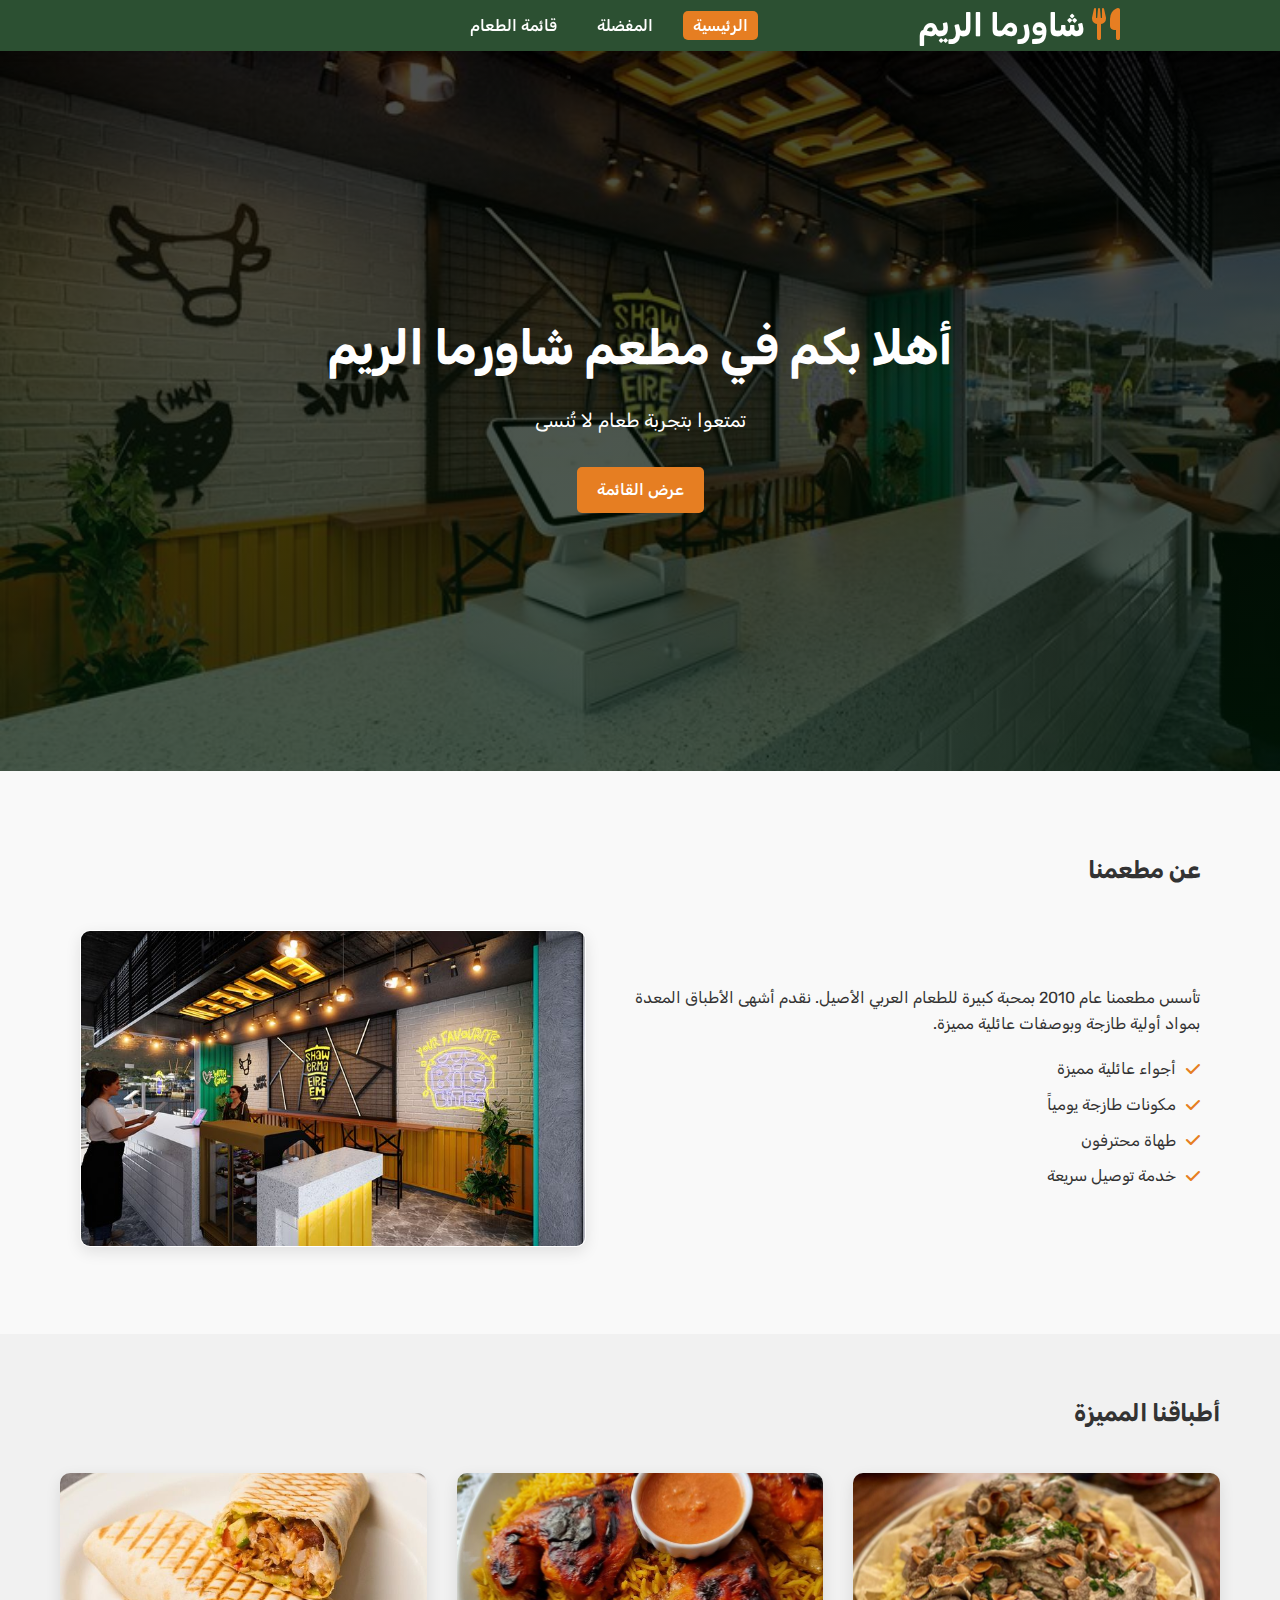
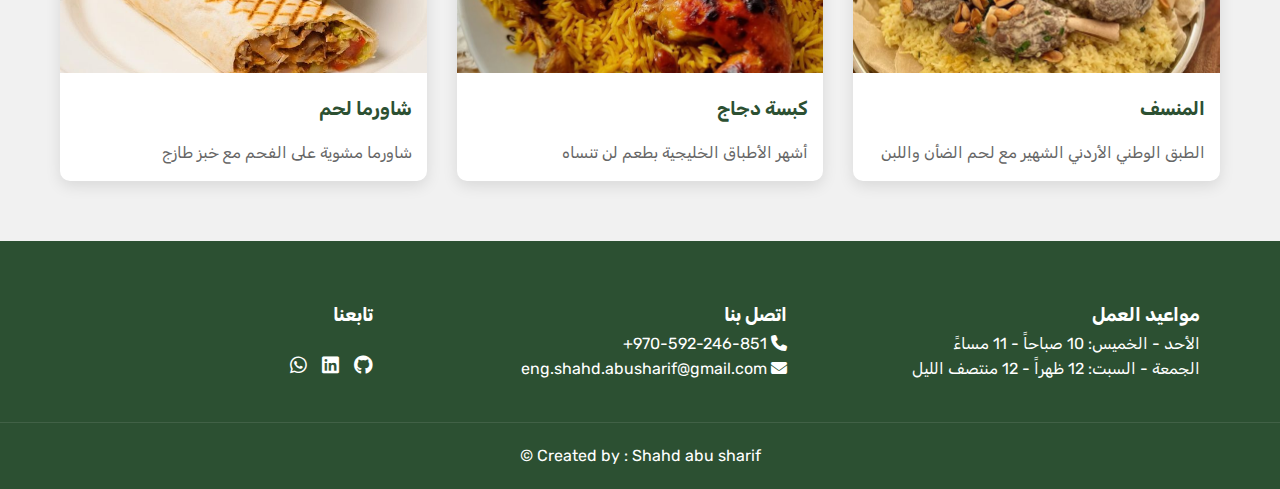
<file: index.html>
<!DOCTYPE html>
<html lang="ar" dir="rtl">
<head>
    <meta charset="UTF-8">
    <meta name="viewport" content="width=device-width, initial-scale=1.0">
    <title>شاورما الريم</title>
    <link rel="stylesheet" href="style.css">
    <link rel="stylesheet" href="https://cdnjs.cloudflare.com/ajax/libs/font-awesome/6.4.0/css/all.min.css">
</head>
<body>
    <header class="navbar">
        <h1 class="logo"><i class="fas fa-utensils"></i> شاورما الريم</h1>
        <nav>
            <ul>
                <li><a href="index.html" class="active">الرئيسية</a></li>
                <li><a href="wishlist.html">المفضلة</a></li>
                <li><a href="menu.html">قائمة الطعام</a></li>
              
            </ul>
        </nav>
    </header>

    <main>
        <section class="greeting">
            <div class="greeting-content">
                <h2>أهلا بكم في مطعم شاورما الريم</h2>
                <p>تمتعوا بتجربة طعام لا تُنسى</p>
                <a href="menu.html" class="btn">عرض القائمة</a>
            </div>
        </section>

        <section class="about">
            <h2>عن مطعمنا</h2>
            <div class="about-content">
                <article>
                    <p>تأسس مطعمنا عام 2010 بمحبة كبيرة للطعام العربي الأصيل. نقدم أشهى الأطباق المعدة بمواد أولية طازجة وبوصفات عائلية مميزة.</p>
                    <ul>
                        <li><i class="fas fa-check"></i> أجواء عائلية مميزة</li>
                        <li><i class="fas fa-check"></i> مكونات طازجة يومياً</li>
                        <li><i class="fas fa-check"></i> طهاة محترفون</li>
                        <li><i class="fas fa-check"></i> خدمة توصيل سريعة</li>
                    </ul>
                </article>
                <figure>
                    <img id="about-image" src="images/resturant_intirior.jpg" alt="داخل المطعم" >
                </figure>
            </div>
        </section>

        <section class="special-dishes">

            <h2>أطباقنا المميزة</h2>
            <div class="dishes-grid">
                <article class="dish-card">
                    <img src="images/mansaf.jpg" alt="منسف">
                    <h3>المنسف</h3>
                    <p>الطبق الوطني الأردني الشهير مع لحم الضأن واللبن</p>
                </article>
                <article class="dish-card">
                    <img src="images/kabsa.jpg" alt="كبسة">
                    <h3>كبسة دجاج</h3>
                    <p>أشهر الأطباق الخليجية بطعم لن تنساه</p>
                </article>
                <article class="dish-card">
                    <img src="images/shawerma.jpg" alt="شاورما">
                    <h3>شاورما لحم</h3>
                    <p>شاورما مشوية على الفحم مع خبز طازج</p>
                </article>
            </div>
        </section>
    </main>

    <footer id="contact">
        <div class="footer-content">

            <section>
                <h3>مواعيد العمل</h3>
                <p>الأحد - الخميس: 10 صباحاً - 11 مساءً</p>
                <p>الجمعة - السبت: 12 ظهراً - 12 منتصف الليل</p>
            </section>


            <section>
                <h3>اتصل بنا</h3>
                <p><i class="fas fa-phone"></i> 970-592-246-851+</p>
                <p><i class="fas fa-envelope"></i> eng.shahd.abusharif@gmail.com</p>
            </section>
            <section>
                <h3>تابعنا</h3>
                <div class="social-icons">
                    <a href="https://github.com/shahd-abu-sharif" title="github"><i class="fab fa-github"></i></a>
                    <a href="https://www.linkedin.com/in/shahd-abu-sharif-1471001a4/" title="linkedin"><i class="fab fa-linkedin"></i></a>
                    <a href="https://wa.me/972592246851"><i class="fab fa-whatsapp" title="whatsapp"></i></a>
                </div>
            </section>
        </div>
        <p class="copyright">Created by : Shahd abu sharif &copy;</p>
    </footer>
</body>
</html>
</file>
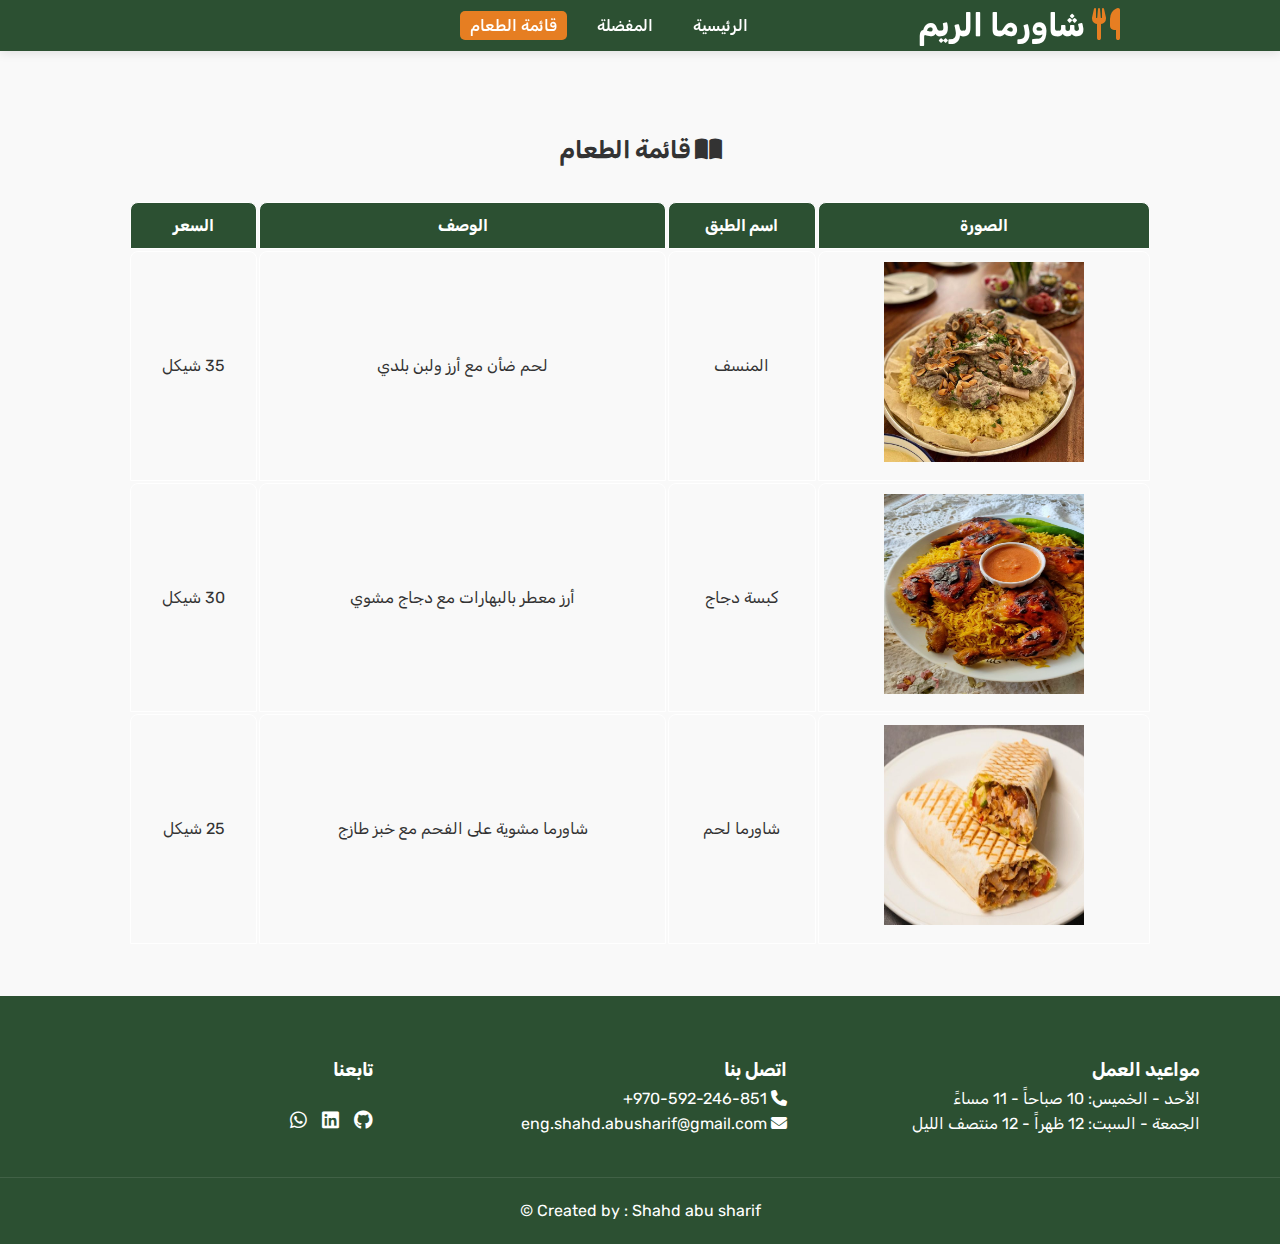
<file: menu.html>
<!DOCTYPE html>
<html lang="ar" dir="rtl">
<head>
    <meta charset="UTF-8">
    <meta name="viewport" content="width=device-width, initial-scale=1.0">
    <title>قائمة الطعام - شاورما الريم</title>
    <link rel="stylesheet" href="style.css">
    <link rel="stylesheet" href="https://cdnjs.cloudflare.com/ajax/libs/font-awesome/6.4.0/css/all.min.css">
</head>
<body>
    <header class="navbar">
        <h1 class="logo"><i class="fas fa-utensils"></i> شاورما الريم</h1>
        <nav>
            <ul>
                <li><a href="index.html">الرئيسية</a></li>
                <li><a href="wishlist.html">المفضلة</a></li>
                <li><a href="menu.html" class="active">قائمة الطعام</a></li>
            </ul>
        </nav>
    </header>

    <center>

    <main class="menu-main">
        <h2><i class="fas fa-book-open"></i> قائمة الطعام</h2>
        <table id="menu-table" boarder="1">
                <thead>
                    <tr>
                        <th>الصورة</th>
                        <th>اسم الطبق</th>
                        <th>الوصف</th>
                        <th>السعر</th>
                    </tr>
                </thead>
                <tbody>
                    <tr>
                        <td><img src="images/mansaf.jpg" alt="منسف" height="200px"></td>
                        <td>المنسف</td>
                        <td>لحم ضأن مع أرز ولبن بلدي</td>
                        <td>35 شيكل</td>
                    </tr>
                    <tr>
                        <td><img src="images/kabsa.jpg" alt="كبسة" height="200px" width="200px" ></td>
                        <td>كبسة دجاج</td>
                        <td>أرز معطر بالبهارات مع دجاج مشوي</td>
                        <td>30 شيكل</td>
                    </tr>
                    <tr>
                        <td><img src="images/shawerma.jpg" alt="شاورما" height="200px" width="200px"></td>
                        <td>شاورما لحم</td>
                        <td>شاورما مشوية على الفحم مع خبز طازج</td>
                        <td>25 شيكل</td>
                    </tr>
                </tbody>
            </table>
        </table>
    </main>
</center>
     <footer id="contact">
        <div class="footer-content">

            <section>
                <h3>مواعيد العمل</h3>
                <p>الأحد - الخميس: 10 صباحاً - 11 مساءً</p>
                <p>الجمعة - السبت: 12 ظهراً - 12 منتصف الليل</p>
            </section>


            <section>
                <h3>اتصل بنا</h3>
                <p><i class="fas fa-phone"></i> 970-592-246-851+</p>
                <p><i class="fas fa-envelope"></i> eng.shahd.abusharif@gmail.com</p>
            </section>
            <section>
                <h3>تابعنا</h3>
                <div class="social-icons">
                    <a href="https://github.com/shahd-abu-sharif" title="github"><i class="fab fa-github"></i></a>
                    <a href="https://www.linkedin.com/in/shahd-abu-sharif-1471001a4/" title="linkedin"><i class="fab fa-linkedin"></i></a>
                    <a href="https://wa.me/972592246851"><i class="fab fa-whatsapp" title="whatsapp"></i></a>
                </div>
            </section>
        </div>
        <p class="copyright">Created by : Shahd abu sharif &copy;</p>
    </footer>
</body>
</html>
</file>
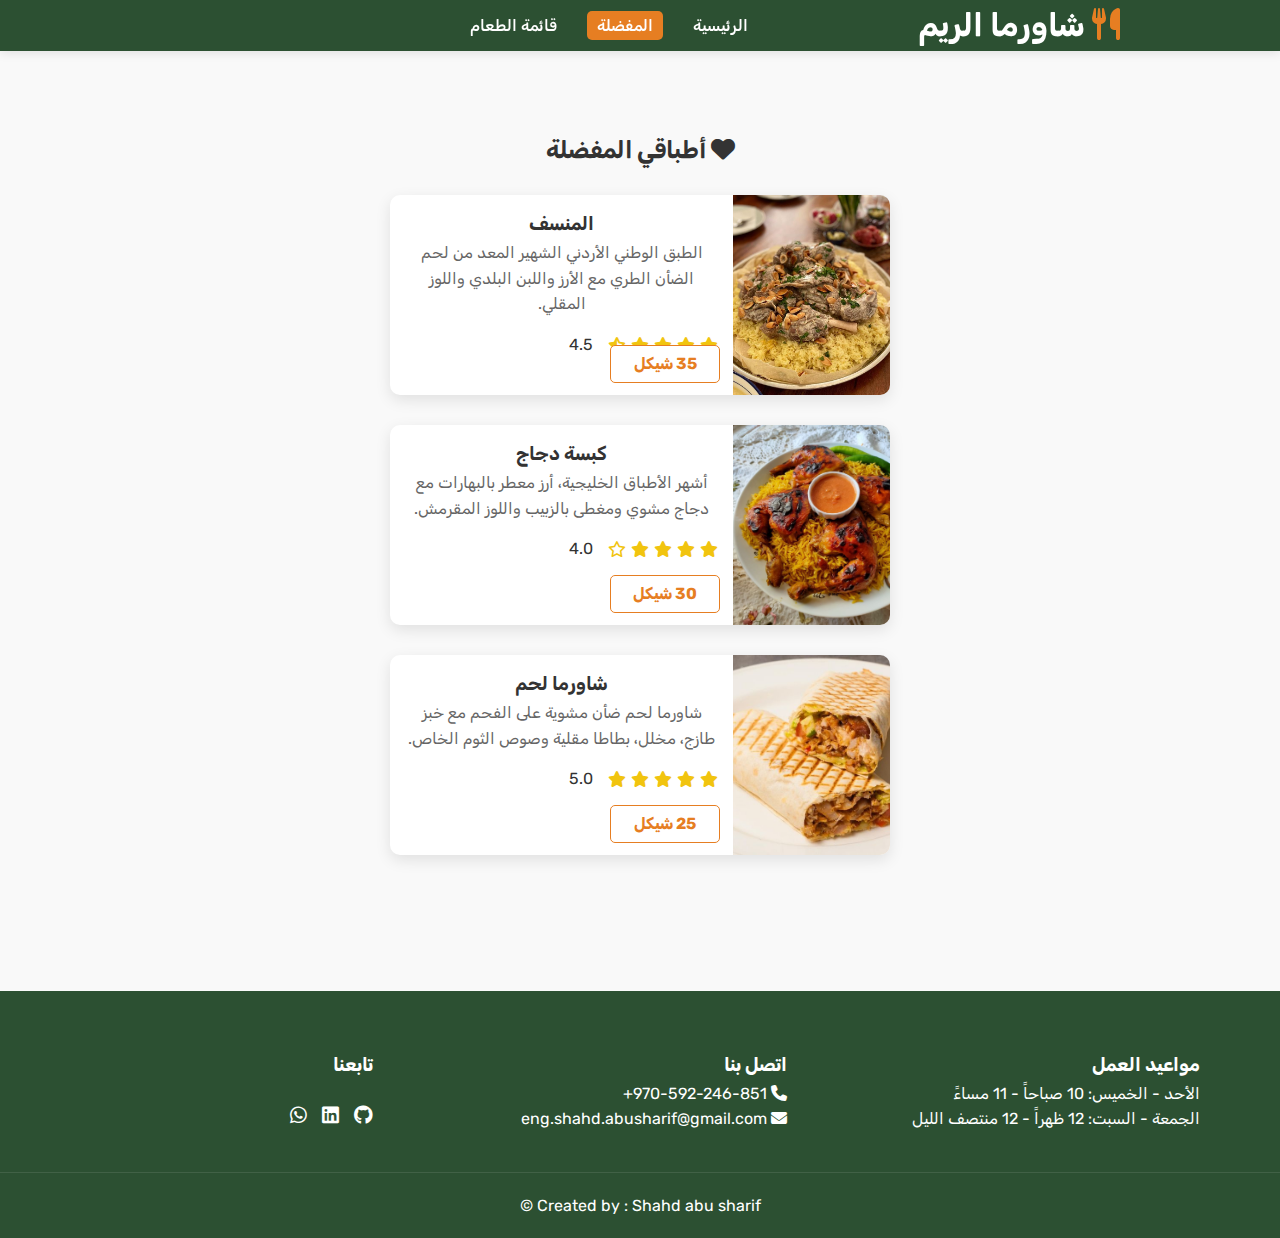
<file: wishlist.html>
<!DOCTYPE html>
<html lang="ar" dir="rtl">
<head>
    <meta charset="UTF-8">
    <meta name="viewport" content="width=device-width, initial-scale=1.0">
    <meta name="author" content="Shahd Abu Sharif">
    <title>قائمة المفضلة</title>
    <link rel="stylesheet" href="style.css">
    <link rel="stylesheet" href="https://cdnjs.cloudflare.com/ajax/libs/font-awesome/6.4.0/css/all.min.css">
</head>
<body>
    <header class="navbar">
        <h1 class="logo"><i class="fas fa-utensils"></i> شاورما الريم</h1>
        <nav>
            <ul>
                <li><a href="index.html">الرئيسية</a></li>
                <li><a href="wishlist.html" class="active">المفضلة</a></li>
                <li><a href="menu.html">قائمة الطعام</a></li>
             
            </ul>
        </nav>
    </header>
<center>
    <main class="wishlist-main">
        <h2><i class="fas fa-heart"></i> أطباقي المفضلة</h2>
        
        <section class="wishlist-items">

            <article class="wishlist-item">

                <figure class="item-image">
                    <img src="images/mansaf.jpg" alt="منسف">
                    <figcaption class="price">35 شيكل</figcaption>
                </figure>

                <section class="item-details">
                    <h3>المنسف</h3>
                    <p class="description">الطبق الوطني الأردني الشهير المعد من لحم الضأن الطري مع الأرز واللبن البلدي واللوز المقلي.</p>
                    <div class="rating">
                        <i class="fas fa-star"></i>
                        <i class="fas fa-star"></i>
                        <i class="fas fa-star"></i>
                        <i class="fas fa-star"></i>
                        <i class="fas fa-star-half-alt"></i>
                        <span>4.5</span>
                    </div>
                </section>
            </article>

            <article class="wishlist-item">
                <figure class="item-image">
                    <img src="images/kabsa.jpg" alt="كبسة">
                    <figcaption class="price">30 شيكل</figcaption>
                </figure>
                <section class="item-details">
                    <h3>كبسة دجاج</h3>
                    <p class="description">أشهر الأطباق الخليجية، أرز معطر بالبهارات مع دجاج مشوي ومغطى بالزبيب واللوز المقرمش.</p>
                    <div class="rating">
                        <i class="fas fa-star"></i>
                        <i class="fas fa-star"></i>
                        <i class="fas fa-star"></i>
                        <i class="fas fa-star"></i>
                        <i class="far fa-star"></i>
                        <span>4.0</span>
                    </div>
                </section>
            </article>

            <article class="wishlist-item">
                <figure class="item-image">
                    <img src="images/shawerma.jpg" alt="شاورما">
                    <figcaption class="price">25 شيكل</figcaption>
                </figure>
                <section class="item-details">
                    <h3>شاورما لحم</h3>
                    <p class="description">شاورما لحم ضأن مشوية على الفحم مع خبز طازج، مخلل، بطاطا مقلية وصوص الثوم الخاص.</p>
                    <div class="rating">
                        <i class="fas fa-star"></i>
                        <i class="fas fa-star"></i>
                        <i class="fas fa-star"></i>
                        <i class="fas fa-star"></i>
                        <i class="fas fa-star"></i>
                        <span>5.0</span>
                    </div>
                </section>
            </article>
        </section>
    </main>

</center>

      <footer id="contact">
        <div class="footer-content">

            <section>
                <h3>مواعيد العمل</h3>
                <p>الأحد - الخميس: 10 صباحاً - 11 مساءً</p>
                <p>الجمعة - السبت: 12 ظهراً - 12 منتصف الليل</p>
            </section>


            <section>
                <h3>اتصل بنا</h3>
                <p><i class="fas fa-phone"></i> 970-592-246-851+</p>
                <p><i class="fas fa-envelope"></i> eng.shahd.abusharif@gmail.com</p>
            </section>
            <section>
                <h3>تابعنا</h3>
                <div class="social-icons">
                    <a href="https://github.com/shahd-abu-sharif" title="github"><i class="fab fa-github"></i></a>
                    <a href="https://www.linkedin.com/in/shahd-abu-sharif-1471001a4/" title="linkedin"><i class="fab fa-linkedin"></i></a>
                    <a href="https://wa.me/972592246851"><i class="fab fa-whatsapp" title="whatsapp"></i></a>
                </div>
            </section>
        </div>
        <p class="copyright">Created by : Shahd abu sharif &copy;</p>
    </footer>
</body>
</html>
</file>
<file: style.css>
@import url('https://fonts.googleapis.com/css2?family=Rubik:wght@400;500;700&display=swap');

* {
    margin: 0;
    padding: 0;
    box-sizing: border-box;
    font-family: 'Rubik', sans-serif;
}

:root {
    --orange: #e67e22;
    --darkGreen: #2c5032;
}

body {
    background-color: #f9f9f9;
    color: #333;
    line-height: 1.6;
    direction: rtl;
    ;

}

.navbar {
    display: flex;           
    justify-content: space-evenly;
    align-items: center; 
    width: 100%;
    padding: 0 0 0 300px;

}



header {
    background-color: var(--darkGreen);
    color: white;
    padding: 15px 0;
    position: sticky;
    top: 0;
    box-shadow: 0 2px 10px rgba(0, 0, 0, 0.1);
}

.logo h1 {
    font-size: 1.8rem;
    display: flex;
    align-items: center;
    gap: 10px;
}

.logo i {
    color: var(--orange);
    align-items: center;
}

nav ul {
    display: flex;
    list-style: none;
    gap: 20px;
}

nav a {
    color: white;
    text-decoration: none;
    font-weight: 500;
    padding: 5px 10px;
    border-radius: 5px;
    transition: all 0.3s ease;
}

nav a:hover, nav a.active {
    background-color: var(--orange);
    color: white;
}


.greeting {
    background: linear-gradient(rgba(0, 0, 0, 0.7), rgba(1, 27, 7, 0.7)), url('images/resturant2.jpg');
    background-size: cover;
    background-position: center;
    height: 80vh;
    display: flex;
    align-items: center;
    justify-content: center;
    text-align: center;
    color: white;
}

.greeting-content {
    max-width: 800px;
}

.greeting h2 {
    font-size: 3rem;
    margin-bottom: 20px;
}

.greeting p {
    font-size: 1.2rem;
    margin-bottom: 30px;
}


.btn {
    display: inline-block;
    background-color: var(--orange);
    color: white;
    padding: 10px 20px;
    border: none;
    border-radius: 5px;
    cursor: pointer;
    font-weight: 500;
    transition: all 0.3s ease;
    text-decoration: none;
}

.btn:hover {
    background-color: #d35400;
    transform: translateY(-3px);
    box-shadow: 0 5px 15px rgba(0, 0, 0, 0.1);
}


.about {
    padding: 80px ;
}
.about-container{
    width: 90%;
    max-width: 1200px;
    margin: 0 auto;
    padding: 0 15px;
}

.about-container h2{
    align-items: center;
    color: var(--darkGreen);
    font-size: 3rem;

}

.about-content {
    display: flex;
    align-items: center;
    gap: 40px;
    margin-top: 40px;
}

.about-text {
    flex: 1;
}

#about-image {
    flex: 1;
    border: 1px solid #fff;
    border-radius: 10px;
       box-shadow: 0 5px 15px rgba(0, 0, 0, 0.1);
       width: 100%;
}


.about ul {
    margin-top: 20px;
    list-style: none;
}

.about li {
    margin-bottom: 10px;
    display: flex;
    align-items: center;
    gap: 10px;
}

.about i {
    color: var(--orange);
}


.special-dishes {
    padding: 60px ;
    background-color: #f1f1f1;
}

.dishes-grid {
    display: grid;
    grid-template-columns: repeat(auto-fit, minmax(300px, 1fr));
    gap: 30px;
    margin-top: 40px;
}

.dish-card {
    background: white;
    border-radius: 10px;
    overflow: hidden;
    box-shadow: 0 5px 15px rgba(0, 0, 0, 0.1);
    transition: transform 0.3s ease;
}

.dish-card:hover {
    transform: translateY(-10px);
}

.dish-card img {
    width: 100%;
    height: 200px;
    object-fit: cover;
}

.dish-card h3 {
    padding: 15px;
    color: var(--darkGreen);
}

.dish-card p {
    padding: 0 15px 15px;
    color: #666;
}


.wishlist-main {
    padding: 80px ;
    justify-content: center;
}

.wishlist-items {
    margin: 20px;
    display: inline;
}

.wishlist-item {
    display: flex;
    background: white;
    border-radius: 10px;
    overflow: hidden;
    box-shadow: 0 5px 15px rgba(0, 0, 0, 0.1);
    margin-bottom: 30px;
    height: 200px;
    width: 500px;
}

#price {
    background-color: #d35400;
}

.item-image {
    flex: 1;
    position:relative;
    height: 200px;
}

.item-image img {
    width: 100%;
    height: 100%;
    object-fit: cover;
}

.price {
    position: absolute;
    top: 150px;
    right :170px;
    background-color: #fff;
    /* background-color: var(--orange); */
    color: rgb(255, 255, 255);
    padding: 5px 10px;
    border: 1px solid var(--orange);
    border-radius: 5px ;
    width: 70%;
    font-weight: bold;
}

.item-details {
    flex: 2;
    padding: 20px;
}

.rating {
    color: #f1c40f;
    margin: 10px 0;
    display: flex;
    align-items: center;
    gap: 5px;
}

.rating span {
    color: #333;
    margin-right: 10px;
}


.menu {
    padding: 80px 0;
}

.menu-categories {
    display: flex;
    gap: 10px;
    margin: 30px 0;
    flex-wrap: wrap;
}

.category-btn {
    padding: 8px 15px;
    background: white;
    border: 1px solid #ddd;
    border-radius: 5px;
    cursor: pointer;
    transition: all 0.3s ease;
}

.category-btn:hover, .category-btn.active {
    background: var(--orange);
    color: white;
    border-color: var(--orange);
}

.menu-category h3 {
    margin: 40px 0 20px;
    padding-bottom: 10px;
    border-bottom: 2px solid var(--orange);
    color: var(--darkGreen);
}

.items-grid {
    display: grid;
    grid-template-columns: repeat(auto-fit, minmax(300px, 1fr));
    gap: 20px;
}


.menu-main{
    margin : 80px 0 0 0 ;
}
.menu-item {
    background: white;
    border-radius: 10px;
    overflow: hidden;
    box-shadow: 0 5px 15px rgba(0, 0, 0, 0.1);
    transition: transform 0.3s ease;
}

.menu-item:hover {
    transform: translateY(-5px);
}

.menu-item img {
    width: 100%;
    height: 200px;
    object-fit: cover;
}

.item-details {
    padding: 15px;
}

.item-details h4 {
    display: flex;
    justify-content: space-between;
    margin-bottom: 10px;
    color: var(--darkGreen);
}

.price {
    color: var(--orange);
    font-weight: bold;
}

.description {
    color: #666;
    margin-bottom: 15px;
}


footer {
    background-color: var(--darkGreen);
    color: white;
    padding: 60px 0 20px;
}

.footer-content {
    display: grid;
    grid-template-columns: repeat(auto-fit, minmax(250px, 1fr));
    gap: 40px;
    margin : 0 80px 40px 0 ;

}

.footer-section h3 {
    margin-bottom: 20px;
    position: relative;
    padding-bottom: 10px;
}

.footer-section h3::after {
    content: '';
    position: absolute;
    bottom: 0;
    right: 0;
    width: 50px;
    height: 2px;
    background-color: var(--orange);
}

.footer-section p {
    margin-bottom: 10px;
    display: flex;
    align-items: center;
    gap: 10px;
}

.social-icons {
    display: flex;
    gap: 15px;
    margin-top: 20px;
}

.social-icons a {
    color: white;
    font-size: 1.2rem;
    transition: color 0.3s ease;
}

.social-icons a:hover {
    color: var(--orange);
}

.copyright {
    text-align: center;
    padding-top: 20px;
    border-top: 1px solid rgba(255, 255, 255, 0.1);
}

main {
    align-items: center;
    justify-content: center;
}

main .wishlist{
    margin: 10px 50px 0 50px;
}
#menu-table{
    align-items : center;
    justify-content: center;
    width : 80%;
    margin: 30px 20px 50px 20px ;

}

#menu-table th{
    background-color: var(--darkGreen);
    color: white;
    padding: 10px;

}


#menu-table th, td {
  padding: 10px;
  text-align: center;
      border: 1px solid #fff;
    border-top-left-radius: 8px; border-top-right-radius: 8px;
}
</file>
